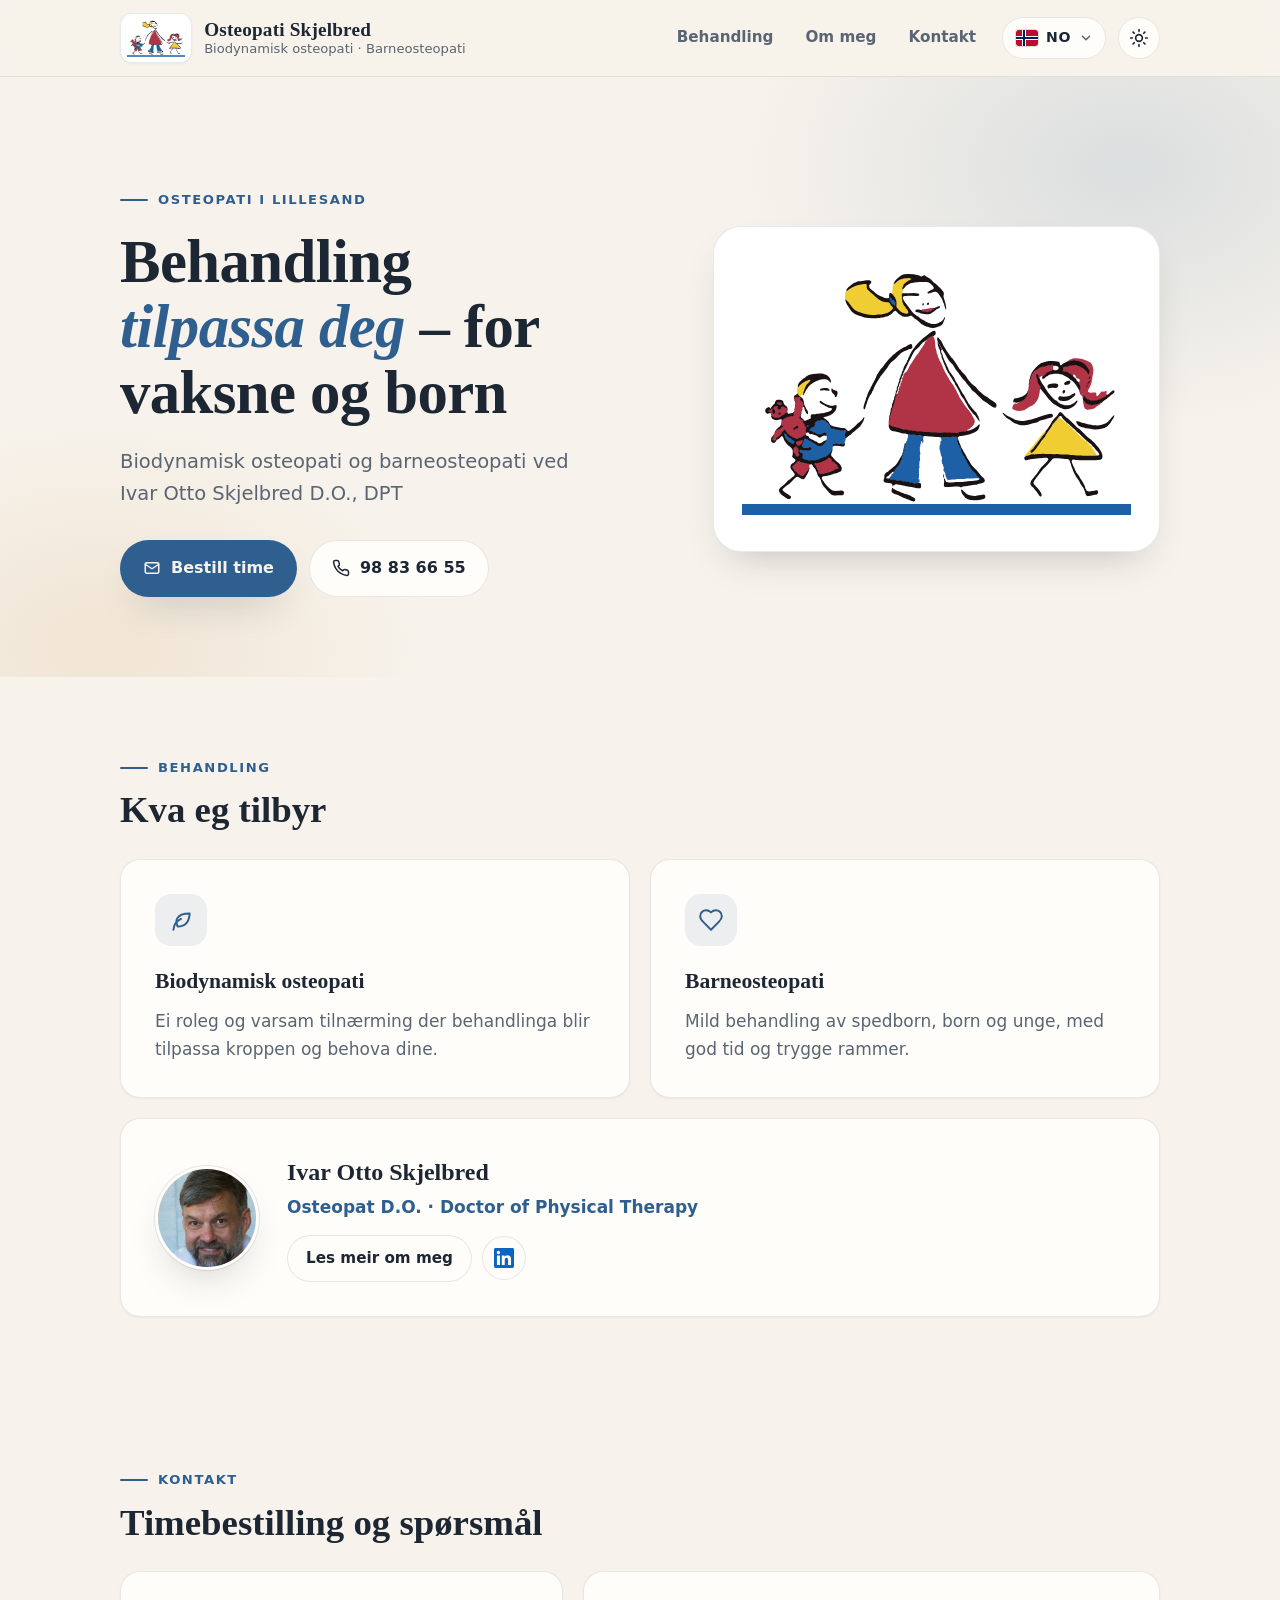
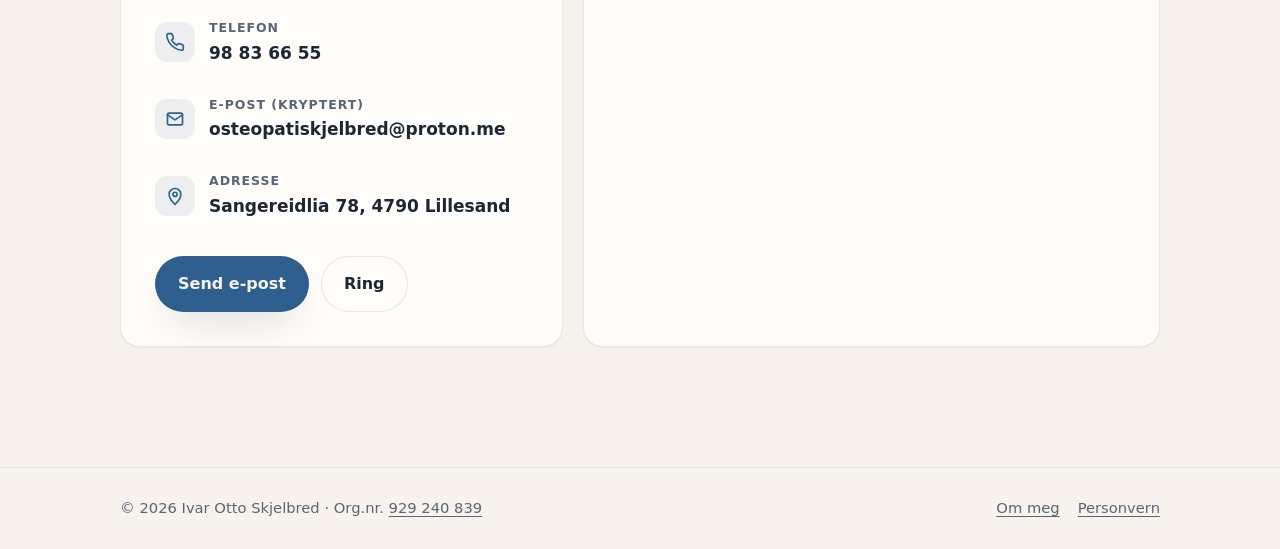
<file: index.html>
<!DOCTYPE html>
<html lang="nn">
<head>
  <meta charset="UTF-8" />
  <meta name="viewport" content="width=device-width, initial-scale=1.0" />
  <title data-i18n="index.title">Osteopati Skjelbred – Biodynamisk osteopati i Lillesand</title>

  <meta name="description" content="Osteopati i Lillesand. Biodynamisk osteopati og barneosteopati – behandling tilpassa deg. Ivar Otto Skjelbred, Osteopat D.O." data-i18n-attr="content:index.description" />
  <meta name="color-scheme" content="light dark" />
  <meta name="theme-color" content="#f7f3ec" media="(prefers-color-scheme: light)" />
  <meta name="theme-color" content="#12161b" media="(prefers-color-scheme: dark)" />

  <meta property="og:title" content="Osteopati Skjelbred – Biodynamisk osteopati i Lillesand" />
  <meta property="og:description" content="Biodynamisk osteopati og barneosteopati – behandling tilpassa deg." />
  <meta property="og:type" content="website" />
  <meta property="og:locale" content="nn_NO" />
  <meta property="og:site_name" content="Osteopati Skjelbred" />
  <meta property="og:url" content="https://osteopati-skjelbred.no/" />
  <meta property="og:image" content="https://osteopati-skjelbred.no/logo.png" />
  <meta property="og:image:width" content="1200" />
  <meta property="og:image:height" content="630" />
  <meta name="twitter:card" content="summary_large_image" />

  <link rel="canonical" href="https://osteopati-skjelbred.no/" />

  <link rel="icon" href="logo.svg" type="image/svg+xml" />
  <link rel="apple-touch-icon" href="apple-touch-icon.png" />
  <link rel="stylesheet" href="style.css" />
  <script>
    // Theme and language are decided before the page is drawn; site.js does the rest.
    (function (d) {
      var L = ['nn', 'en', 'de'], l = null, s = null, t = null;
      try { t = localStorage.getItem('theme'); s = localStorage.getItem('lang'); } catch (e) {}
      if (t === 'dark' || t === 'light') d.setAttribute('data-theme', t);
      try { l = new URLSearchParams(location.search).get('lang'); } catch (e) {}
      if (L.indexOf(l) < 0) l = L.indexOf(s) < 0 ? null : s;
      if (!l) {
        // Norwegian is the default; only German browsers switch automatically.
        var n = (navigator.languages && navigator.languages.length ? navigator.languages : [navigator.language || ''])
          .map(function (x) { return String(x).slice(0, 2).toLowerCase(); });
        var no = n.some(function (c) { return c === 'nb' || c === 'nn' || c === 'no'; });
        l = !no && n.indexOf('de') >= 0 ? 'de' : 'nn';
      }
      d.setAttribute('data-lang', l);
      if (l !== 'nn') {
        d.lang = l;
        d.classList.add('i18n-wait');
        setTimeout(function () { d.classList.remove('i18n-wait'); }, 2500);
      }
    })(document.documentElement);
  </script>
  <script src="i18n.js" defer></script>
  <script src="site.js" defer></script>

  <script type="application/ld+json">
  {
    "@context": "https://schema.org",
    "@type": "HealthBusiness",
    "@id": "https://osteopati-skjelbred.no/#business",
    "name": "Osteopati Skjelbred",
    "description": "Biodynamisk osteopati og barneosteopati i Lillesand",
    "url": "https://osteopati-skjelbred.no/",
    "logo": "https://osteopati-skjelbred.no/logo.png",
    "image": "https://osteopati-skjelbred.no/logo.png",
    "telephone": "+4798836655",
    "email": "osteopatiskjelbred@proton.me",
    "availableLanguage": ["nn", "en", "de"],
    "address": {
      "@type": "PostalAddress",
      "streetAddress": "Sangereidlia 78",
      "postalCode": "4790",
      "addressLocality": "Lillesand",
      "addressRegion": "Agder",
      "addressCountry": "NO"
    },
    "geo": {
      "@type": "GeoCoordinates",
      "latitude": 58.250129,
      "longitude": 8.377259
    },
    "hasMap": "https://www.google.com/maps/search/?api=1&query=Sangereidlia+78,+4790+Lillesand",
    "areaServed": [
      { "@type": "City", "name": "Lillesand" },
      { "@type": "City", "name": "Kristiansand" },
      { "@type": "City", "name": "Grimstad" },
      { "@type": "AdministrativeArea", "name": "Agder" }
    ],
    "identifier": {
      "@type": "PropertyValue",
      "propertyID": "Organisasjonsnummer",
      "value": "929240839"
    },
    "founder": {
      "@type": "Person",
      "@id": "https://osteopati-skjelbred.no/om-meg#person",
      "name": "Ivar Otto Skjelbred",
      "jobTitle": "Osteopat D.O.",
      "url": "https://osteopati-skjelbred.no/om-meg",
      "image": "https://osteopati-skjelbred.no/ivar-otto-skjelbred.jpg",
      "sameAs": ["https://no.linkedin.com/in/dr-ivar-skjelbred-do-20038510"]
    }
  }
  </script>
</head>

<body>
  <a class="skip-link" href="#main-content" data-i18n="skip">Hopp til innhald</a>

  <header class="site-header">
    <div class="container header-inner">
      <a class="brand" href="index.html" aria-label="Til framsida – Osteopati Skjelbred" data-i18n-attr="aria-label:brand.home">
        <span class="logo-tile"><img src="logo.svg" alt="" width="58" height="40" /></span>
        <span class="brand-text">
          <span class="brand-name">Osteopati Skjelbred</span>
          <span class="brand-tagline" data-i18n="brand.tagline">Biodynamisk osteopati · Barneosteopati</span>
        </span>
      </a>

      <nav class="nav" id="nav" aria-label="Hovudmeny" data-i18n-attr="aria-label:nav.label">
        <a href="#behandling" data-i18n="nav.treatment">Behandling</a>
        <a href="om-meg.html" data-i18n="nav.about">Om meg</a>
        <a href="#kontakt" data-i18n="nav.contact">Kontakt</a>
      </nav>

      <div class="lang-switch">
        <button class="lang-btn" id="lang-btn" type="button" aria-expanded="false" aria-controls="lang-menu" aria-label="Vel språk" data-i18n-attr="aria-label:lang.choose">
          <span class="flag flag-nn" aria-hidden="true"></span>
          <span class="lang-code">NO</span>
          <svg class="chev" viewBox="0 0 24 24" fill="none" stroke="currentColor" stroke-width="2.5" stroke-linecap="round" stroke-linejoin="round" aria-hidden="true"><path d="m6 9 6 6 6-6"/></svg>
        </button>
        <ul class="lang-menu" id="lang-menu" hidden>
          <li><a href="?lang=nn" hreflang="nn" lang="nn" data-set-lang="nn"><span class="flag flag-nn" aria-hidden="true"></span>Norsk</a></li>
          <li><a href="?lang=en" hreflang="en" lang="en" data-set-lang="en"><span class="flag flag-en" aria-hidden="true"></span>English</a></li>
          <li><a href="?lang=de" hreflang="de" lang="de" data-set-lang="de"><span class="flag flag-de" aria-hidden="true"></span>Deutsch</a></li>
        </ul>
      </div>

      <button class="theme-btn" id="theme-btn" type="button" aria-label="Byt mellom lys og mørk modus" data-i18n-attr="aria-label:theme.toggle">
        <svg class="sun" viewBox="0 0 24 24" fill="none" stroke="currentColor" stroke-width="2" stroke-linecap="round" aria-hidden="true"><circle cx="12" cy="12" r="4"/><path d="M12 2v2M12 20v2M4.93 4.93l1.41 1.41M17.66 17.66l1.41 1.41M2 12h2M20 12h2M4.93 19.07l1.41-1.41M17.66 6.34l1.41-1.41"/></svg>
        <svg class="moon" viewBox="0 0 24 24" fill="none" stroke="currentColor" stroke-width="2" stroke-linecap="round" stroke-linejoin="round" aria-hidden="true"><path d="M21 12.8A9 9 0 1 1 11.2 3a7 7 0 0 0 9.8 9.8z"/></svg>
      </button>

      <button class="menu-btn" id="menu-btn" type="button" aria-expanded="false" aria-controls="nav" aria-label="Opne meny">
        <svg viewBox="0 0 24 24" fill="none" stroke="currentColor" stroke-width="2" stroke-linecap="round" aria-hidden="true"><path d="M4 7h16M4 12h16M4 17h16"/></svg>
      </button>
    </div>
  </header>

  <main id="main-content">

    <section class="hero">
      <div class="container hero-grid">
        <div>
          <span class="eyebrow" data-i18n="index.eyebrow">Osteopati i Lillesand</span>
          <h1 data-i18n="index.h1">Behandling <em>tilpassa deg</em> – for vaksne og born</h1>
          <p class="lead" data-i18n="index.lead">Biodynamisk osteopati og barneosteopati ved <span class="lead-name">Ivar Otto Skjelbred D.O., DPT</span></p>
          <div class="actions">
            <a href="mailto:osteopatiskjelbred@proton.me" class="btn btn-primary">
              <svg viewBox="0 0 24 24" fill="none" stroke="currentColor" stroke-width="2" stroke-linecap="round" stroke-linejoin="round" aria-hidden="true"><rect x="3" y="5" width="18" height="14" rx="2"/><path d="m3 7 9 6 9-6"/></svg>
              <span data-i18n="cta.book">Bestill time</span>
            </a>
            <a href="tel:+4798836655" class="btn btn-ghost">
              <svg viewBox="0 0 24 24" fill="none" stroke="currentColor" stroke-width="2" stroke-linecap="round" stroke-linejoin="round" aria-hidden="true"><path d="M22 16.9v3a2 2 0 0 1-2.2 2 19.8 19.8 0 0 1-8.6-3.1 19.5 19.5 0 0 1-6-6A19.8 19.8 0 0 1 2.1 4.2 2 2 0 0 1 4.1 2h3a2 2 0 0 1 2 1.7c.1.9.4 1.8.7 2.7a2 2 0 0 1-.5 2.1L8 9.8a16 16 0 0 0 6 6l1.3-1.3a2 2 0 0 1 2.1-.4c.9.3 1.8.6 2.7.7a2 2 0 0 1 1.7 2z"/></svg>
              <span data-i18n="phone">98 83 66 55</span>
            </a>
          </div>
        </div>
        <div class="hero-art">
          <img src="logo.svg" alt="Teikning av ein vaksen som held to born i handa" data-i18n-attr="alt:index.heroAlt" width="811" height="558" />
        </div>
      </div>
    </section>

    <section id="behandling" class="section" aria-labelledby="behandling-title">
      <div class="container">
        <div class="section-head">
          <span class="eyebrow" data-i18n="nav.treatment">Behandling</span>
          <h2 id="behandling-title" data-i18n="index.servicesTitle">Kva eg tilbyr</h2>
        </div>
        <div class="services">
          <article class="card service">
            <div class="icon-wrap">
              <svg viewBox="0 0 24 24" fill="none" stroke="currentColor" stroke-width="1.8" stroke-linecap="round" stroke-linejoin="round" aria-hidden="true"><path d="M5 21c.5-4.5 2.5-8 7-10"/><path d="M9 18c6.2 0 10.5-3.3 11-12-5 0-9.5.8-11.5 4.5C6.7 13.8 9 18 9 18z"/></svg>
            </div>
            <h3 data-i18n="service.biodynamic">Biodynamisk osteopati</h3>
            <p data-i18n="index.biodynamicText">Ei roleg og varsam tilnærming der behandlinga blir tilpassa kroppen og behova dine.</p>
          </article>
          <article class="card service">
            <div class="icon-wrap">
              <svg viewBox="0 0 24 24" fill="none" stroke="currentColor" stroke-width="1.8" stroke-linecap="round" stroke-linejoin="round" aria-hidden="true"><path d="M19 14c1.5-1.5 3-3.2 3-5.5A5.5 5.5 0 0 0 16.5 3c-1.8 0-3 .5-4.5 2-1.5-1.5-2.7-2-4.5-2A5.5 5.5 0 0 0 2 8.5c0 2.3 1.5 4 3 5.5l7 7z"/></svg>
            </div>
            <h3 data-i18n="service.children">Barneosteopati</h3>
            <p data-i18n="index.childrenText">Mild behandling av spedborn, born og unge, med god tid og trygge rammer.</p>
          </article>
        </div>

        <div class="card about">
          <img class="portrait" src="ivar-otto-skjelbred.jpg" alt="Portrett av Ivar Otto Skjelbred" data-i18n-attr="alt:portrait.alt" width="104" height="104" loading="lazy" />
          <div>
            <h3>Ivar Otto Skjelbred</h3>
            <p class="role" data-i18n="index.role">Osteopat D.O. · Doctor of Physical Therapy</p>
            <div class="inline-actions">
              <a href="om-meg.html" class="btn btn-ghost btn-sm" data-i18n="index.readMore">Les meir om meg</a>
              <a href="https://no.linkedin.com/in/dr-ivar-skjelbred-do-20038510"
                 target="_blank" rel="noopener noreferrer" class="icon-link"
                 aria-label="LinkedIn-profil for Ivar Otto Skjelbred (nytt vindauge)" data-i18n-attr="aria-label:index.linkedin">
                <svg viewBox="0 0 24 24" fill="#0A66C2" aria-hidden="true"><path d="M20.447 20.452h-3.554v-5.569c0-1.328-.027-3.037-1.852-3.037-1.853 0-2.136 1.445-2.136 2.939v5.667H9.351V9h3.414v1.561h.046c.477-.9 1.637-1.85 3.37-1.85 3.601 0 4.267 2.37 4.267 5.455v6.286zM5.337 7.433a2.062 2.062 0 01-2.063-2.065 2.064 2.064 0 112.063 2.065zm1.782 13.019H3.555V9h3.564v11.452zM22.225 0H1.771C.792 0 0 .774 0 1.729v20.542C0 23.227.792 24 1.771 24h20.451C23.2 24 24 23.227 24 22.271V1.729C24 .774 23.2 0 22.222 0h.003z"/></svg>
              </a>
            </div>
          </div>
        </div>
      </div>
    </section>

    <section id="kontakt" class="section" aria-labelledby="kontakt-title">
      <div class="container">
        <div class="section-head">
          <span class="eyebrow" data-i18n="nav.contact">Kontakt</span>
          <h2 id="kontakt-title" data-i18n="index.contactTitle">Timebestilling og spørsmål</h2>
        </div>

        <div class="contact-grid">
          <div class="card contact-card">
            <ul class="contact-list">
              <li>
                <a href="tel:+4798836655">
                  <span class="ic"><svg viewBox="0 0 24 24" fill="none" stroke="currentColor" stroke-width="2" stroke-linecap="round" stroke-linejoin="round" aria-hidden="true"><path d="M22 16.9v3a2 2 0 0 1-2.2 2 19.8 19.8 0 0 1-8.6-3.1 19.5 19.5 0 0 1-6-6A19.8 19.8 0 0 1 2.1 4.2 2 2 0 0 1 4.1 2h3a2 2 0 0 1 2 1.7c.1.9.4 1.8.7 2.7a2 2 0 0 1-.5 2.1L8 9.8a16 16 0 0 0 6 6l1.3-1.3a2 2 0 0 1 2.1-.4c.9.3 1.8.6 2.7.7a2 2 0 0 1 1.7 2z"/></svg></span>
                  <span><small data-i18n="contact.phone">Telefon</small><strong data-i18n="phone">98 83 66 55</strong></span>
                </a>
              </li>
              <li>
                <a href="mailto:osteopatiskjelbred@proton.me">
                  <span class="ic"><svg viewBox="0 0 24 24" fill="none" stroke="currentColor" stroke-width="2" stroke-linecap="round" stroke-linejoin="round" aria-hidden="true"><rect x="3" y="5" width="18" height="14" rx="2"/><path d="m3 7 9 6 9-6"/></svg></span>
                  <span><small data-i18n="contact.email">E-post (kryptert)</small><strong>osteopatiskjelbred@proton.me</strong></span>
                </a>
              </li>
              <li>
                <a href="https://www.google.com/maps/search/?api=1&amp;query=Sangereidlia+78,+4790+Lillesand"
                   target="_blank" rel="noopener noreferrer"
                   aria-label="Adresse: Sangereidlia 78, 4790 Lillesand – opne i Google Maps (nytt vindauge)" data-i18n-attr="aria-label:contact.mapLink">
                  <span class="ic"><svg viewBox="0 0 24 24" fill="none" stroke="currentColor" stroke-width="2" stroke-linecap="round" stroke-linejoin="round" aria-hidden="true"><path d="M12 22s7-6.2 7-12a7 7 0 0 0-14 0c0 5.8 7 12 7 12z"/><circle cx="12" cy="10" r="2.5"/></svg></span>
                  <span><small data-i18n="contact.address">Adresse</small><strong data-i18n="contact.addressText">Sangereidlia 78, 4790 Lillesand</strong></span>
                </a>
              </li>
            </ul>
            <div class="actions">
              <a href="mailto:osteopatiskjelbred@proton.me" class="btn btn-primary" data-i18n="cta.email">Send e-post</a>
              <a href="tel:+4798836655" class="btn btn-ghost" data-i18n="cta.call">Ring</a>
            </div>
          </div>

          <div class="card map-card">
            <iframe
              class="map-frame"
              title="Kart som viser Sangereidlia 78, 4790 Lillesand"
              data-i18n-attr="title:contact.mapTitle"
              loading="lazy"
              referrerpolicy="no-referrer-when-downgrade"
              src="https://www.google.com/maps/embed?pb=!1m18!1m12!1m3!1d1958.8391826365336!2d8.377259!3d58.250129!2m3!1f0!2f0!3f0!3m2!1i1024!2i768!4f13.1!3m3!1m2!1s0x46380a7c9b91a02b%3A0x486c012a4d9d7a45!2sSangereidlia%2078%2C%204790%20Lillesand!5e0!3m2!1sen!2sno!4v1684596718539!5m2!1sen!2sno"
              allowfullscreen>
            </iframe>
          </div>
        </div>
      </div>
    </section>

  </main>

  <footer>
    <div class="container footer-inner">
      <p><span data-i18n="footer.copy">&copy; 2026 Ivar Otto Skjelbred · Org.nr.</span>
        <a href="https://w2.brreg.no/enhet/sok/detalj.jsp?orgnr=929240839" target="_blank" rel="noopener noreferrer">929 240 839</a>
      </p>
      <p class="footer-links"><a href="om-meg.html" data-i18n="nav.about">Om meg</a><a href="personvern.html" data-i18n="nav.privacy">Personvern</a></p>
    </div>
  </footer>
</body>
</html>
</file>
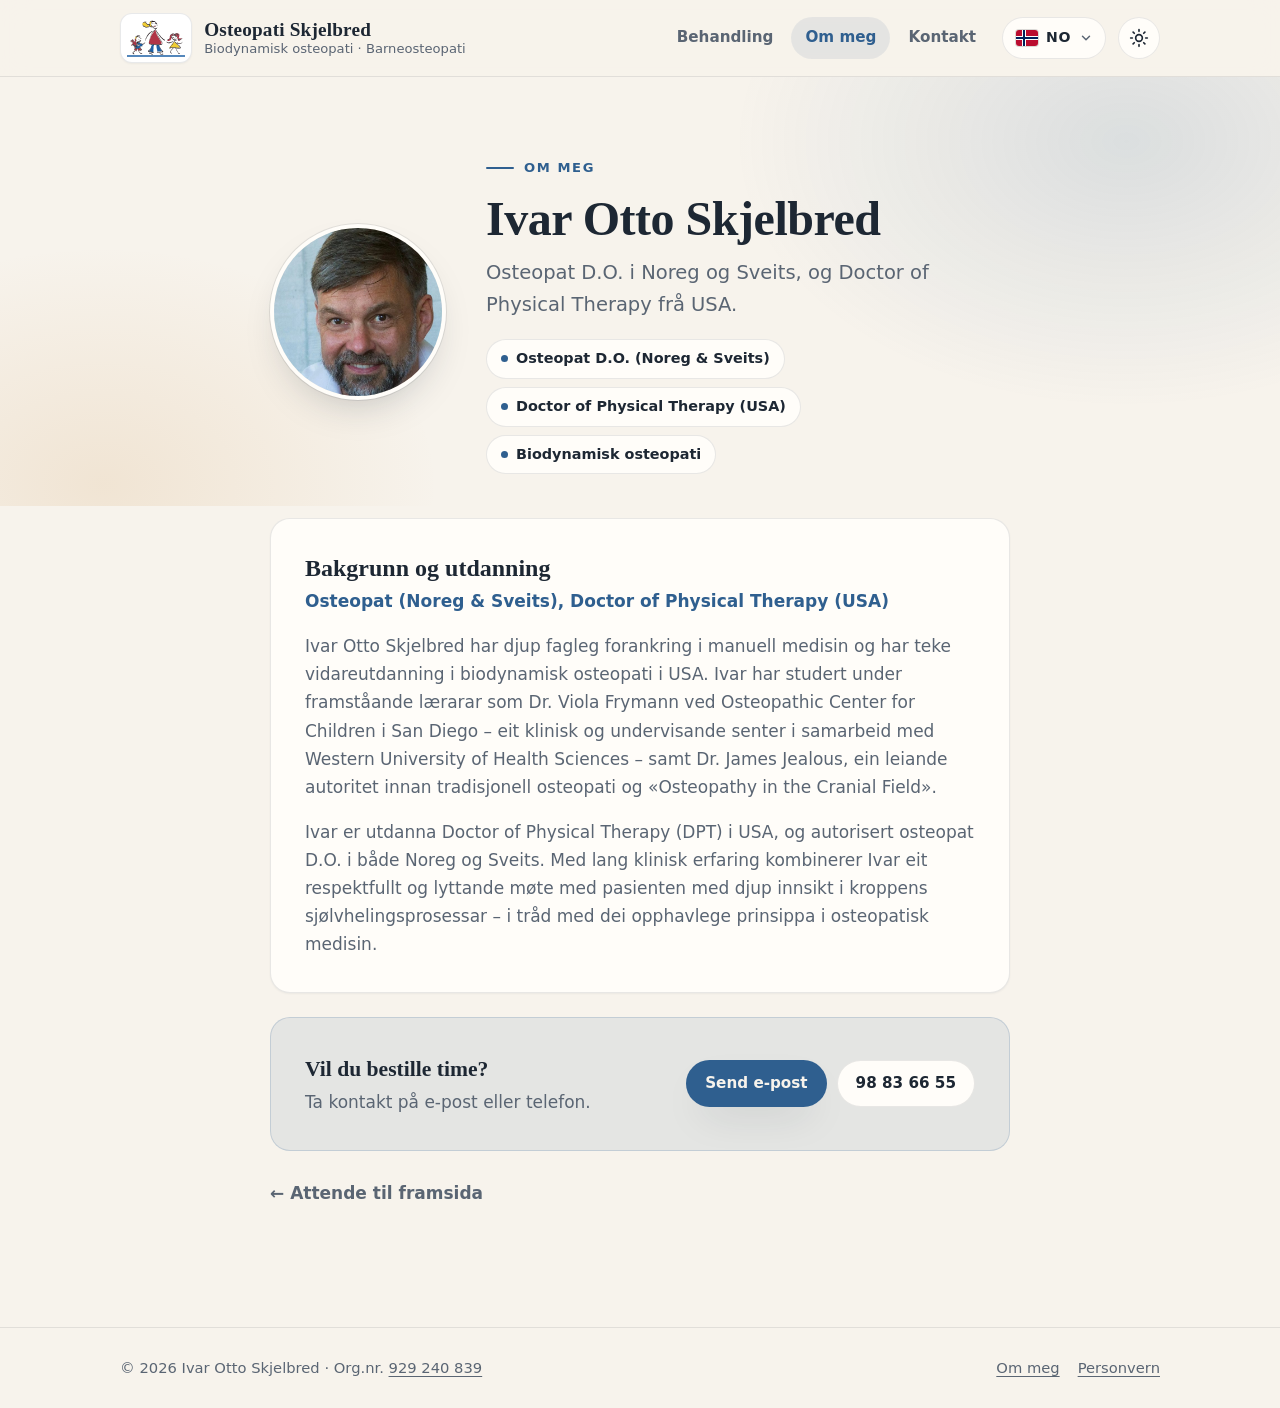
<file: om-meg.html>
<!DOCTYPE html>
<html lang="nn">
<head>
  <meta charset="UTF-8" />
  <meta name="viewport" content="width=device-width, initial-scale=1.0" />
  <title data-i18n="about.title">Om meg – Ivar Otto Skjelbred | Osteopati Skjelbred</title>

  <meta name="description" content="Om Ivar Otto Skjelbred – bakgrunn, utdanning og erfaring." data-i18n-attr="content:about.description" />
  <meta name="color-scheme" content="light dark" />
  <meta name="theme-color" content="#f7f3ec" media="(prefers-color-scheme: light)" />
  <meta name="theme-color" content="#12161b" media="(prefers-color-scheme: dark)" />

  <link rel="canonical" href="https://osteopati-skjelbred.no/om-meg" />
  <meta property="og:title" content="Om meg – Ivar Otto Skjelbred | Osteopati Skjelbred" />
  <meta property="og:description" content="Om Ivar Otto Skjelbred – bakgrunn, utdanning og erfaring." />
  <meta property="og:type" content="website" />
  <meta property="og:locale" content="nn_NO" />
  <meta property="og:site_name" content="Osteopati Skjelbred" />
  <meta property="og:url" content="https://osteopati-skjelbred.no/om-meg" />
  <meta property="og:image" content="https://osteopati-skjelbred.no/logo.png" />
  <meta property="og:image:width" content="1200" />
  <meta property="og:image:height" content="630" />
  <meta name="twitter:card" content="summary_large_image" />

  <link rel="icon" href="logo.svg" type="image/svg+xml" />
  <link rel="apple-touch-icon" href="apple-touch-icon.png" />
  <link rel="stylesheet" href="style.css" />
  <script>
    // Theme and language are decided before the page is drawn; site.js does the rest.
    (function (d) {
      var L = ['nn', 'en', 'de'], l = null, s = null, t = null;
      try { t = localStorage.getItem('theme'); s = localStorage.getItem('lang'); } catch (e) {}
      if (t === 'dark' || t === 'light') d.setAttribute('data-theme', t);
      try { l = new URLSearchParams(location.search).get('lang'); } catch (e) {}
      if (L.indexOf(l) < 0) l = L.indexOf(s) < 0 ? null : s;
      if (!l) {
        // Norwegian is the default; only German browsers switch automatically.
        var n = (navigator.languages && navigator.languages.length ? navigator.languages : [navigator.language || ''])
          .map(function (x) { return String(x).slice(0, 2).toLowerCase(); });
        var no = n.some(function (c) { return c === 'nb' || c === 'nn' || c === 'no'; });
        l = !no && n.indexOf('de') >= 0 ? 'de' : 'nn';
      }
      d.setAttribute('data-lang', l);
      if (l !== 'nn') {
        d.lang = l;
        d.classList.add('i18n-wait');
        setTimeout(function () { d.classList.remove('i18n-wait'); }, 2500);
      }
    })(document.documentElement);
  </script>
  <script src="i18n.js" defer></script>
  <script src="site.js" defer></script>
</head>

<body>
  <a class="skip-link" href="#main-content" data-i18n="skip">Hopp til innhald</a>

  <header class="site-header">
    <div class="container header-inner">
      <a class="brand" href="index.html" aria-label="Til framsida – Osteopati Skjelbred" data-i18n-attr="aria-label:brand.home">
        <span class="logo-tile"><img src="logo.svg" alt="" width="58" height="40" /></span>
        <span class="brand-text">
          <span class="brand-name">Osteopati Skjelbred</span>
          <span class="brand-tagline" data-i18n="brand.tagline">Biodynamisk osteopati · Barneosteopati</span>
        </span>
      </a>

      <nav class="nav" id="nav" aria-label="Hovudmeny" data-i18n-attr="aria-label:nav.label">
        <a href="index.html#behandling" data-i18n="nav.treatment">Behandling</a>
        <a href="om-meg.html" aria-current="page" data-i18n="nav.about">Om meg</a>
        <a href="index.html#kontakt" data-i18n="nav.contact">Kontakt</a>
      </nav>

      <div class="lang-switch">
        <button class="lang-btn" id="lang-btn" type="button" aria-expanded="false" aria-controls="lang-menu" aria-label="Vel språk" data-i18n-attr="aria-label:lang.choose">
          <span class="flag flag-nn" aria-hidden="true"></span>
          <span class="lang-code">NO</span>
          <svg class="chev" viewBox="0 0 24 24" fill="none" stroke="currentColor" stroke-width="2.5" stroke-linecap="round" stroke-linejoin="round" aria-hidden="true"><path d="m6 9 6 6 6-6"/></svg>
        </button>
        <ul class="lang-menu" id="lang-menu" hidden>
          <li><a href="?lang=nn" hreflang="nn" lang="nn" data-set-lang="nn"><span class="flag flag-nn" aria-hidden="true"></span>Norsk</a></li>
          <li><a href="?lang=en" hreflang="en" lang="en" data-set-lang="en"><span class="flag flag-en" aria-hidden="true"></span>English</a></li>
          <li><a href="?lang=de" hreflang="de" lang="de" data-set-lang="de"><span class="flag flag-de" aria-hidden="true"></span>Deutsch</a></li>
        </ul>
      </div>

      <button class="theme-btn" id="theme-btn" type="button" aria-label="Byt mellom lys og mørk modus" data-i18n-attr="aria-label:theme.toggle">
        <svg class="sun" viewBox="0 0 24 24" fill="none" stroke="currentColor" stroke-width="2" stroke-linecap="round" aria-hidden="true"><circle cx="12" cy="12" r="4"/><path d="M12 2v2M12 20v2M4.93 4.93l1.41 1.41M17.66 17.66l1.41 1.41M2 12h2M20 12h2M4.93 19.07l1.41-1.41M17.66 6.34l1.41-1.41"/></svg>
        <svg class="moon" viewBox="0 0 24 24" fill="none" stroke="currentColor" stroke-width="2" stroke-linecap="round" stroke-linejoin="round" aria-hidden="true"><path d="M21 12.8A9 9 0 1 1 11.2 3a7 7 0 0 0 9.8 9.8z"/></svg>
      </button>

      <button class="menu-btn" id="menu-btn" type="button" aria-expanded="false" aria-controls="nav" aria-label="Opne meny">
        <svg viewBox="0 0 24 24" fill="none" stroke="currentColor" stroke-width="2" stroke-linecap="round" aria-hidden="true"><path d="M4 7h16M4 12h16M4 17h16"/></svg>
      </button>
    </div>
  </header>

  <main id="main-content">

    <section class="page-hero">
      <div class="container narrow profile">
        <img class="portrait portrait-lg" src="ivar-otto-skjelbred.jpg" alt="Portrett av Ivar Otto Skjelbred" data-i18n-attr="alt:portrait.alt" width="176" height="176" />
        <div>
          <span class="eyebrow" data-i18n="nav.about">Om meg</span>
          <h1>Ivar Otto Skjelbred</h1>
          <p class="lead" data-i18n="about.lead">Osteopat D.O. i Noreg og Sveits, og Doctor of Physical Therapy frå USA.</p>
          <div class="credentials">
            <span class="chip" data-i18n="about.chipDO">Osteopat D.O. (Noreg &amp; Sveits)</span>
            <span class="chip">Doctor of Physical Therapy (USA)</span>
            <span class="chip" data-i18n="service.biodynamic">Biodynamisk osteopati</span>
          </div>
        </div>
      </div>
    </section>

    <section class="section" style="padding-top: 12px;">
      <div class="container narrow">

        <article class="card prose">
          <div>
            <h2 data-i18n="about.bgTitle">Bakgrunn og utdanning</h2>
            <p class="sub" data-i18n="about.bgSub">Osteopat (Noreg &amp; Sveits), Doctor of Physical Therapy (USA)</p>
          </div>
          <p data-i18n="about.p1">
            Ivar Otto Skjelbred har djup fagleg forankring i manuell medisin og har teke vidareutdanning i biodynamisk osteopati i USA.
            Ivar har studert under framståande lærarar som Dr. Viola Frymann ved Osteopathic Center for Children i San Diego – eit klinisk og
            undervisande senter i samarbeid med Western University of Health Sciences – samt Dr. James Jealous, ein leiande autoritet innan
            tradisjonell osteopati og «Osteopathy in the Cranial Field».
          </p>
          <p data-i18n="about.p2">
            Ivar er utdanna Doctor of Physical Therapy (DPT) i USA, og autorisert osteopat D.O. i både Noreg og Sveits. Med lang klinisk
            erfaring kombinerer Ivar eit respektfullt og lyttande møte med pasienten med djup innsikt i kroppens sjølvhelingsprosessar – i tråd
            med dei opphavlege prinsippa i osteopatisk medisin.
          </p>
        </article>

        <div class="card cta-card">
          <div>
            <h2 data-i18n="about.ctaTitle">Vil du bestille time?</h2>
            <p data-i18n="about.ctaText">Ta kontakt på e-post eller telefon.</p>
          </div>
          <div class="inline-actions">
            <a href="mailto:osteopatiskjelbred@proton.me" class="btn btn-primary btn-sm" data-i18n="cta.email">Send e-post</a>
            <a href="tel:+4798836655" class="btn btn-ghost btn-sm" data-i18n="phone">98 83 66 55</a>
          </div>
        </div>

        <a href="index.html" class="back-link" data-i18n="back">&larr; Attende til framsida</a>
      </div>
    </section>

  </main>

  <footer>
    <div class="container footer-inner">
      <p><span data-i18n="footer.copy">&copy; 2026 Ivar Otto Skjelbred · Org.nr.</span>
        <a href="https://w2.brreg.no/enhet/sok/detalj.jsp?orgnr=929240839" target="_blank" rel="noopener noreferrer">929 240 839</a>
      </p>
      <p class="footer-links"><a href="om-meg.html" data-i18n="nav.about">Om meg</a><a href="personvern.html" data-i18n="nav.privacy">Personvern</a></p>
    </div>
  </footer>
</body>
</html>
</file>
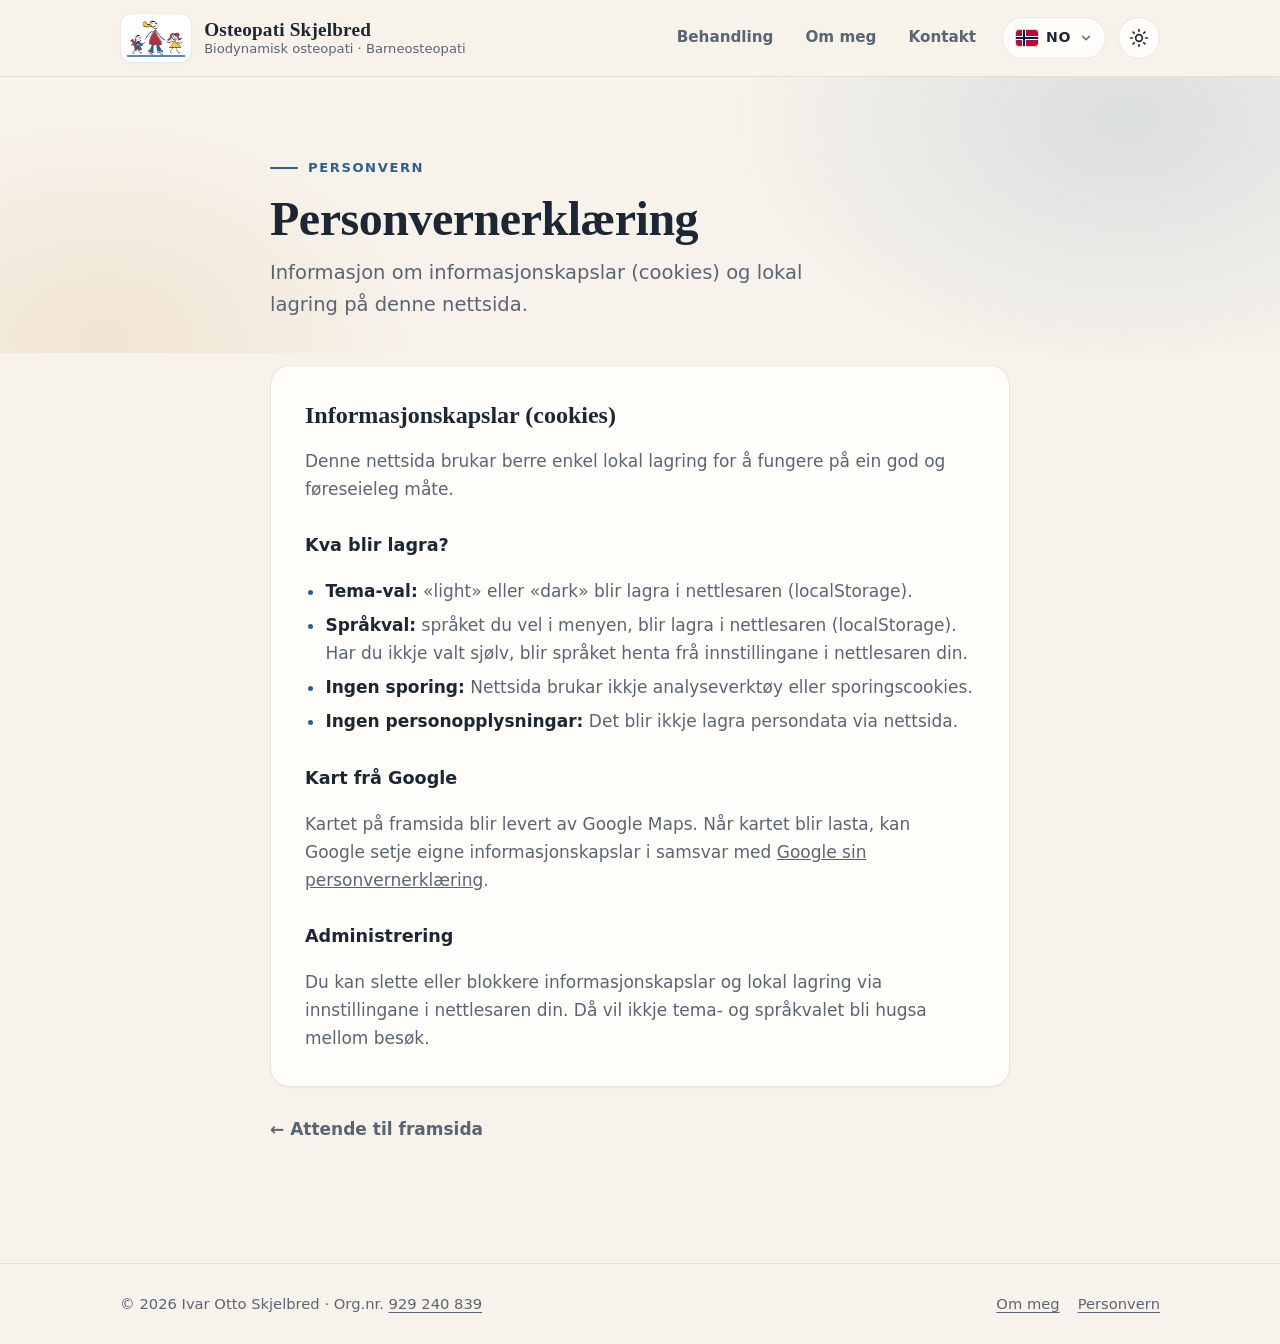
<file: personvern.html>
<!DOCTYPE html>
<html lang="nn">
<head>
  <meta charset="UTF-8" />
  <meta name="viewport" content="width=device-width, initial-scale=1.0" />
  <title data-i18n="privacy.title">Personvern – Osteopati Skjelbred</title>

  <meta name="description" content="Personvernerklæring for Osteopati Skjelbred. Informasjon om informasjonskapslar (cookies)." data-i18n-attr="content:privacy.description" />
  <meta name="color-scheme" content="light dark" />
  <meta name="theme-color" content="#f7f3ec" media="(prefers-color-scheme: light)" />
  <meta name="theme-color" content="#12161b" media="(prefers-color-scheme: dark)" />

  <link rel="canonical" href="https://osteopati-skjelbred.no/personvern" />
  <meta property="og:title" content="Personvern – Osteopati Skjelbred" />
  <meta property="og:description" content="Personvernerklæring for Osteopati Skjelbred. Informasjon om informasjonskapslar (cookies)." />
  <meta property="og:type" content="website" />
  <meta property="og:locale" content="nn_NO" />
  <meta property="og:site_name" content="Osteopati Skjelbred" />
  <meta property="og:url" content="https://osteopati-skjelbred.no/personvern" />
  <meta property="og:image" content="https://osteopati-skjelbred.no/logo.png" />
  <meta property="og:image:width" content="1200" />
  <meta property="og:image:height" content="630" />
  <meta name="twitter:card" content="summary_large_image" />

  <link rel="icon" href="logo.svg" type="image/svg+xml" />
  <link rel="apple-touch-icon" href="apple-touch-icon.png" />
  <link rel="stylesheet" href="style.css" />
  <script>
    // Theme and language are decided before the page is drawn; site.js does the rest.
    (function (d) {
      var L = ['nn', 'en', 'de'], l = null, s = null, t = null;
      try { t = localStorage.getItem('theme'); s = localStorage.getItem('lang'); } catch (e) {}
      if (t === 'dark' || t === 'light') d.setAttribute('data-theme', t);
      try { l = new URLSearchParams(location.search).get('lang'); } catch (e) {}
      if (L.indexOf(l) < 0) l = L.indexOf(s) < 0 ? null : s;
      if (!l) {
        // Norwegian is the default; only German browsers switch automatically.
        var n = (navigator.languages && navigator.languages.length ? navigator.languages : [navigator.language || ''])
          .map(function (x) { return String(x).slice(0, 2).toLowerCase(); });
        var no = n.some(function (c) { return c === 'nb' || c === 'nn' || c === 'no'; });
        l = !no && n.indexOf('de') >= 0 ? 'de' : 'nn';
      }
      d.setAttribute('data-lang', l);
      if (l !== 'nn') {
        d.lang = l;
        d.classList.add('i18n-wait');
        setTimeout(function () { d.classList.remove('i18n-wait'); }, 2500);
      }
    })(document.documentElement);
  </script>
  <script src="i18n.js" defer></script>
  <script src="site.js" defer></script>
</head>

<body>
  <a class="skip-link" href="#main-content" data-i18n="skip">Hopp til innhald</a>

  <header class="site-header">
    <div class="container header-inner">
      <a class="brand" href="index.html" aria-label="Til framsida – Osteopati Skjelbred" data-i18n-attr="aria-label:brand.home">
        <span class="logo-tile"><img src="logo.svg" alt="" width="58" height="40" /></span>
        <span class="brand-text">
          <span class="brand-name">Osteopati Skjelbred</span>
          <span class="brand-tagline" data-i18n="brand.tagline">Biodynamisk osteopati · Barneosteopati</span>
        </span>
      </a>

      <nav class="nav" id="nav" aria-label="Hovudmeny" data-i18n-attr="aria-label:nav.label">
        <a href="index.html#behandling" data-i18n="nav.treatment">Behandling</a>
        <a href="om-meg.html" data-i18n="nav.about">Om meg</a>
        <a href="index.html#kontakt" data-i18n="nav.contact">Kontakt</a>
      </nav>

      <div class="lang-switch">
        <button class="lang-btn" id="lang-btn" type="button" aria-expanded="false" aria-controls="lang-menu" aria-label="Vel språk" data-i18n-attr="aria-label:lang.choose">
          <span class="flag flag-nn" aria-hidden="true"></span>
          <span class="lang-code">NO</span>
          <svg class="chev" viewBox="0 0 24 24" fill="none" stroke="currentColor" stroke-width="2.5" stroke-linecap="round" stroke-linejoin="round" aria-hidden="true"><path d="m6 9 6 6 6-6"/></svg>
        </button>
        <ul class="lang-menu" id="lang-menu" hidden>
          <li><a href="?lang=nn" hreflang="nn" lang="nn" data-set-lang="nn"><span class="flag flag-nn" aria-hidden="true"></span>Norsk</a></li>
          <li><a href="?lang=en" hreflang="en" lang="en" data-set-lang="en"><span class="flag flag-en" aria-hidden="true"></span>English</a></li>
          <li><a href="?lang=de" hreflang="de" lang="de" data-set-lang="de"><span class="flag flag-de" aria-hidden="true"></span>Deutsch</a></li>
        </ul>
      </div>

      <button class="theme-btn" id="theme-btn" type="button" aria-label="Byt mellom lys og mørk modus" data-i18n-attr="aria-label:theme.toggle">
        <svg class="sun" viewBox="0 0 24 24" fill="none" stroke="currentColor" stroke-width="2" stroke-linecap="round" aria-hidden="true"><circle cx="12" cy="12" r="4"/><path d="M12 2v2M12 20v2M4.93 4.93l1.41 1.41M17.66 17.66l1.41 1.41M2 12h2M20 12h2M4.93 19.07l1.41-1.41M17.66 6.34l1.41-1.41"/></svg>
        <svg class="moon" viewBox="0 0 24 24" fill="none" stroke="currentColor" stroke-width="2" stroke-linecap="round" stroke-linejoin="round" aria-hidden="true"><path d="M21 12.8A9 9 0 1 1 11.2 3a7 7 0 0 0 9.8 9.8z"/></svg>
      </button>

      <button class="menu-btn" id="menu-btn" type="button" aria-expanded="false" aria-controls="nav" aria-label="Opne meny">
        <svg viewBox="0 0 24 24" fill="none" stroke="currentColor" stroke-width="2" stroke-linecap="round" aria-hidden="true"><path d="M4 7h16M4 12h16M4 17h16"/></svg>
      </button>
    </div>
  </header>

  <main id="main-content">

    <section class="page-hero">
      <div class="container narrow">
        <span class="eyebrow" data-i18n="nav.privacy">Personvern</span>
        <h1 data-i18n="privacy.h1">Personvernerklæring</h1>
        <p class="lead" data-i18n="privacy.lead">Informasjon om informasjonskapslar (cookies) og lokal lagring på denne nettsida.</p>
      </div>
    </section>

    <section class="section" style="padding-top: 12px;">
      <div class="container narrow">
        <article class="card prose">
          <h2 data-i18n="privacy.cookiesTitle">Informasjonskapslar (cookies)</h2>
          <p data-i18n="privacy.cookiesText">
            Denne nettsida brukar berre enkel lokal lagring for å fungere på ein god og føreseieleg måte.
          </p>

          <h3 data-i18n="privacy.storedTitle">Kva blir lagra?</h3>
          <ul>
            <li data-i18n="privacy.theme"><strong>Tema-val:</strong> «light» eller «dark» blir lagra i nettlesaren (localStorage).</li>
            <li data-i18n="privacy.language"><strong>Språkval:</strong> språket du vel i menyen, blir lagra i nettlesaren (localStorage). Har du ikkje valt sjølv, blir språket henta frå innstillingane i nettlesaren din.</li>
            <li data-i18n="privacy.noTracking"><strong>Ingen sporing:</strong> Nettsida brukar ikkje analyseverktøy eller sporingscookies.</li>
            <li data-i18n="privacy.noPersonal"><strong>Ingen personopplysningar:</strong> Det blir ikkje lagra persondata via nettsida.</li>
          </ul>

          <h3 data-i18n="privacy.mapTitle">Kart frå Google</h3>
          <p data-i18n="privacy.mapText">
            Kartet på framsida blir levert av Google Maps. Når kartet blir lasta, kan Google setje eigne
            informasjonskapslar i samsvar med
            <a href="https://policies.google.com/privacy?hl=no" target="_blank" rel="noopener noreferrer">Google sin personvernerklæring</a>.
          </p>

          <h3 data-i18n="privacy.manageTitle">Administrering</h3>
          <p data-i18n="privacy.manageText">
            Du kan slette eller blokkere informasjonskapslar og lokal lagring via innstillingane i nettlesaren din.
            Då vil ikkje tema- og språkvalet bli hugsa mellom besøk.
          </p>
        </article>

        <a href="index.html" class="back-link" data-i18n="back">&larr; Attende til framsida</a>
      </div>
    </section>

  </main>

  <footer>
    <div class="container footer-inner">
      <p><span data-i18n="footer.copy">&copy; 2026 Ivar Otto Skjelbred · Org.nr.</span>
        <a href="https://w2.brreg.no/enhet/sok/detalj.jsp?orgnr=929240839" target="_blank" rel="noopener noreferrer">929 240 839</a>
      </p>
      <p class="footer-links"><a href="om-meg.html" data-i18n="nav.about">Om meg</a><a href="personvern.html" data-i18n="nav.privacy">Personvern</a></p>
    </div>
  </footer>
</body>
</html>
</file>
<file: style.css>
/* Osteopati Skjelbred – shared styles for all pages */

*, *::before, *::after { margin: 0; padding: 0; box-sizing: border-box; }
img { max-width: 100%; height: auto; display: block; }
a { color: inherit; }
html { scroll-behavior: smooth; -webkit-text-size-adjust: 100%; }

:root {
  --bg: #f7f3ec;
  --surface: #fffdf9;
  --surface-2: #efe9df;
  --text: #1d2733;
  --muted: #5a6573;
  --border: rgba(29, 39, 51, 0.10);

  /* Accent picks up the blue from the logo; warm tones echo its red/yellow */
  --accent: #2f5f8f;
  --accent-hover: #264e77;
  --accent-soft: rgba(47, 95, 143, 0.09);
  --warm: #c98a3c;
  --rose: #b4404f;

  --shadow-sm: 0 1px 2px rgba(29, 39, 51, 0.05);
  --shadow-md: 0 18px 40px -18px rgba(29, 39, 51, 0.28);

  --radius: 20px;
  --container: 1080px;
  --menu-h: 76px;
  --header-bg: rgba(247, 243, 236, 0.85);

  --serif: "Iowan Old Style", "Palatino Linotype", Palatino, ui-serif, Georgia, serif;
  --sans: system-ui, -apple-system, "Segoe UI", Roboto, "Noto Sans", Arial, sans-serif;
}

[data-theme="dark"] {
  --bg: #12161b;
  --surface: #1a2027;
  --surface-2: #222a33;
  --text: #ebeef2;
  --muted: #a6b0bc;
  --border: rgba(235, 238, 242, 0.10);
  --accent: #8fb9e6;
  --accent-hover: #a9caee;
  --accent-soft: rgba(143, 185, 230, 0.12);
  --warm: #e0ad6a;
  --rose: #e48a95;
  --shadow-sm: 0 1px 2px rgba(0, 0, 0, 0.3);
  --shadow-md: 0 18px 40px -18px rgba(0, 0, 0, 0.6);
  --header-bg: rgba(18, 22, 27, 0.85);
}

@media (prefers-color-scheme: dark) {
  :root:not([data-theme="light"]) {
    --bg: #12161b;
    --surface: #1a2027;
    --surface-2: #222a33;
    --text: #ebeef2;
    --muted: #a6b0bc;
    --border: rgba(235, 238, 242, 0.10);
    --accent: #8fb9e6;
    --accent-hover: #a9caee;
    --accent-soft: rgba(143, 185, 230, 0.12);
    --warm: #e0ad6a;
    --rose: #e48a95;
    --shadow-sm: 0 1px 2px rgba(0, 0, 0, 0.3);
    --shadow-md: 0 18px 40px -18px rgba(0, 0, 0, 0.6);
    --header-bg: rgba(18, 22, 27, 0.85);
  }
}

body {
  font-family: var(--sans);
  background: var(--bg);
  color: var(--text);
  line-height: 1.65;
  font-size: 1.0625rem;
  -webkit-font-smoothing: antialiased;
  min-height: 100vh;
  display: flex;
  flex-direction: column;
  transition: background-color 0.25s ease, color 0.25s ease;
}

main { flex: 1; }

:focus-visible {
  outline: 3px solid color-mix(in srgb, var(--accent) 55%, transparent);
  outline-offset: 3px;
  border-radius: 8px;
}

.container {
  width: 100%;
  max-width: var(--container);
  margin: 0 auto;
  padding: 0 20px;
}
.container.narrow { max-width: 780px; }

.visually-hidden {
  position: absolute; width: 1px; height: 1px; padding: 0; margin: -1px;
  overflow: hidden; clip: rect(0, 0, 0, 0); white-space: nowrap; border: 0;
}

.skip-link {
  position: absolute; top: -100px; left: 16px; z-index: 100;
  padding: 10px 18px; background: var(--accent); color: var(--bg);
  border-radius: 0 0 12px 12px; font-weight: 700; text-decoration: none;
  transition: top 0.2s ease;
}
.skip-link:focus { top: 0; }

/* === Header === */
.site-header {
  position: sticky; top: 0; z-index: 30;
  background: var(--header-bg);
  backdrop-filter: saturate(1.4) blur(14px);
  -webkit-backdrop-filter: saturate(1.4) blur(14px);
  border-bottom: 1px solid var(--border);
}
.header-inner {
  position: relative;
  display: flex; align-items: center; gap: 12px;
  min-height: var(--menu-h);
}

.brand {
  display: inline-flex; align-items: center; gap: 12px;
  text-decoration: none; margin-right: auto;
}
/* The logo has a white background, so it sits on a white tile in both themes */
.logo-tile {
  display: grid; place-items: center;
  background: #fff;
  border-radius: 12px;
  padding: 4px 6px;
  box-shadow: var(--shadow-sm);
  border: 1px solid var(--border);
}
.logo-tile img { height: 40px; width: auto; }
.brand-text { display: grid; line-height: 1.15; }
.brand-name {
  font-family: var(--serif);
  font-weight: 700;
  font-size: 1.2rem;
  letter-spacing: 0.01em;
}
.brand-tagline { font-size: 0.82rem; color: var(--muted); font-weight: 500; }

.nav { display: flex; align-items: center; gap: 4px; }
.nav a {
  padding: 8px 14px;
  border-radius: 999px;
  text-decoration: none;
  font-weight: 600;
  font-size: 0.95rem;
  color: var(--muted);
  transition: color 0.15s ease, background-color 0.15s ease;
}
.nav a:hover { color: var(--text); background: var(--accent-soft); }
.nav a[aria-current="page"] { color: var(--accent); background: var(--accent-soft); }

.theme-btn, .menu-btn {
  display: inline-grid; place-items: center;
  width: 42px; height: 42px; flex: none;
  border-radius: 999px;
  border: 1px solid var(--border);
  background: var(--surface);
  color: var(--text);
  cursor: pointer;
  transition: background-color 0.15s ease;
}
.theme-btn:hover, .menu-btn:hover { background: var(--surface-2); }
.theme-btn svg, .menu-btn svg { width: 20px; height: 20px; }
.theme-btn .moon { display: none; }
[data-theme="dark"] .theme-btn .sun { display: none; }
[data-theme="dark"] .theme-btn .moon { display: block; }
@media (prefers-color-scheme: dark) {
  :root:not([data-theme="light"]) .theme-btn .sun { display: none; }
  :root:not([data-theme="light"]) .theme-btn .moon { display: block; }
}
.menu-btn { display: none; }

[hidden] { display: none !important; }

/* Hide the page until it has been translated, so Norwegian doesn't flash first */
.i18n-wait body { visibility: hidden; }

/* === Language menu === */
.lang-switch { position: relative; flex: none; }
.lang-btn {
  display: inline-flex; align-items: center; gap: 8px;
  height: 42px; padding: 0 12px 0 13px;
  border-radius: 999px;
  border: 1px solid var(--border);
  background: var(--surface);
  color: var(--text);
  font: inherit; font-size: 0.88rem; font-weight: 700; letter-spacing: 0.04em;
  cursor: pointer;
  transition: background-color 0.15s ease;
}
.lang-btn:hover { background: var(--surface-2); }
.lang-btn .chev { width: 14px; height: 14px; color: var(--muted); transition: transform 0.15s ease; }
.lang-btn[aria-expanded="true"] .chev { transform: rotate(180deg); }

.lang-menu {
  position: absolute; right: 0; top: calc(100% + 8px); z-index: 40;
  min-width: 170px;
  list-style: none;
  padding: 6px;
  background: var(--surface);
  border: 1px solid var(--border);
  border-radius: 14px;
  box-shadow: var(--shadow-md);
}
.lang-menu a {
  display: flex; align-items: center; gap: 12px;
  padding: 10px 12px;
  border-radius: 10px;
  text-decoration: none;
  font-weight: 600; font-size: 0.95rem;
}
.lang-menu a:hover { background: var(--accent-soft); }
.lang-menu a[aria-current="true"] { color: var(--accent); background: var(--accent-soft); }
.lang-menu a[aria-current="true"]::after {
  content: ""; margin-left: auto; width: 6px; height: 11px;
  border: solid currentColor; border-width: 0 2px 2px 0;
  transform: rotate(45deg) translate(-2px, -2px);
}

.flag {
  display: inline-block; flex: none;
  width: 22px; height: 16px;
  border-radius: 3px;
  background: center / cover no-repeat;
  box-shadow: 0 0 0 1px rgba(0, 0, 0, 0.14);
}
.flag-nn { background-image: url("data:image/svg+xml,%3Csvg xmlns='http://www.w3.org/2000/svg' viewBox='0 0 22 16'%3E%3Crect width='22' height='16' fill='%23ba0c2f'/%3E%3Cpath d='M6 0h4v16H6zM0 6h22v4H0z' fill='%23fff'/%3E%3Cpath d='M7 0h2v16H7zM0 7h22v2H0z' fill='%2300205b'/%3E%3C/svg%3E"); }
.flag-en { background-image: url("data:image/svg+xml,%3Csvg xmlns='http://www.w3.org/2000/svg' viewBox='0 0 60 30'%3E%3CclipPath id='t'%3E%3Cpath d='M30 15h30v15zv15H0zH0V0zV0h30z'/%3E%3C/clipPath%3E%3Cpath d='M0 0v30h60V0z' fill='%23012169'/%3E%3Cpath d='M0 0l60 30m0-30L0 30' stroke='%23fff' stroke-width='6'/%3E%3Cpath d='M0 0l60 30m0-30L0 30' clip-path='url(%23t)' stroke='%23c8102e' stroke-width='4'/%3E%3Cpath d='M30 0v30M0 15h60' stroke='%23fff' stroke-width='10'/%3E%3Cpath d='M30 0v30M0 15h60' stroke='%23c8102e' stroke-width='6'/%3E%3C/svg%3E"); }
.flag-de { background-image: url("data:image/svg+xml,%3Csvg xmlns='http://www.w3.org/2000/svg' viewBox='0 0 5 3'%3E%3Cpath fill='%23000' d='M0 0h5v1H0z'/%3E%3Cpath fill='%23dd0000' d='M0 1h5v1H0z'/%3E%3Cpath fill='%23ffce00' d='M0 2h5v1H0z'/%3E%3C/svg%3E"); }

@media (max-width: 800px) {
  .menu-btn { display: inline-grid; }
  .lang-code, .lang-btn .chev { display: none; }
  .lang-btn { width: 42px; padding: 0; justify-content: center; }
  .nav {
    display: none;
    position: absolute; left: 12px; right: 12px; top: calc(100% + 6px);
    flex-direction: column; align-items: stretch;
    padding: 8px;
    background: var(--surface);
    border: 1px solid var(--border);
    border-radius: 16px;
    box-shadow: var(--shadow-md);
  }
  .nav.open { display: flex; }
  .nav a { padding: 12px 14px; border-radius: 10px; color: var(--text); }
  .brand-tagline { display: none; }
  .brand-name { font-size: 1.05rem; }
  .logo-tile img { height: 34px; }
  :root { --menu-h: 66px; }
}

@media (max-width: 420px) {
  .container { padding: 0 14px; }
  .header-inner { gap: 6px; }
  .brand { gap: 8px; }
  .brand-name { font-size: 0.98rem; }
  .logo-tile { padding: 3px 4px; }
  .logo-tile img { height: 30px; }
  .lang-btn, .theme-btn, .menu-btn { width: 38px; height: 38px; }
}

/* === Typography helpers === */
.eyebrow {
  display: inline-flex; align-items: center; gap: 10px;
  font-size: 0.82rem; font-weight: 700;
  text-transform: uppercase; letter-spacing: 0.12em;
  color: var(--accent);
}
.eyebrow::before {
  content: ""; width: 28px; height: 2px; background: currentColor; border-radius: 2px;
}

/* === Hero (front page) === */
.hero {
  position: relative;
  padding: clamp(48px, 9vw, 104px) 0 clamp(40px, 7vw, 80px);
  overflow: hidden;
}
.hero::before, .page-hero::before {
  content: "";
  position: absolute; inset: 0;
  background:
    radial-gradient(560px 380px at 88% 15%, color-mix(in srgb, var(--accent) 14%, transparent), transparent 70%),
    radial-gradient(480px 340px at 8% 95%, color-mix(in srgb, var(--warm) 14%, transparent), transparent 70%);
  pointer-events: none;
}
.hero-grid {
  position: relative;
  display: grid;
  grid-template-columns: 1.2fr 1fr;
  gap: clamp(28px, 5vw, 56px);
  align-items: center;
}
.hero h1, .page-hero h1 {
  font-family: var(--serif);
  font-weight: 600;
  line-height: 1.08;
  letter-spacing: -0.01em;
  text-wrap: balance;
}
.hero h1 {
  font-size: clamp(2.3rem, 5.4vw, 3.8rem);
  margin: 18px 0 20px;
}
.hero h1 em, .page-hero h1 em { font-style: italic; color: var(--accent); }
.lead {
  font-size: clamp(1.08rem, 2vw, 1.22rem);
  color: var(--muted);
  max-width: 540px;
}
.lead-name { display: block; }
.actions { display: flex; flex-wrap: wrap; gap: 12px; margin-top: 30px; }

.hero-art {
  background: #fff;
  border-radius: 28px;
  padding: clamp(18px, 3vw, 28px);
  box-shadow: var(--shadow-md);
  border: 1px solid var(--border);
}
.hero-art img { width: 100%; }

@media (max-width: 820px) {
  .hero-grid { grid-template-columns: 1fr; }
  .hero-art { max-width: 360px; order: -1; }
}

/* === Sub-page hero === */
.page-hero {
  position: relative;
  padding: clamp(40px, 7vw, 72px) 0 clamp(20px, 4vw, 32px);
  overflow: hidden;
}
.page-hero .container { position: relative; }
.page-hero h1 {
  font-size: clamp(2rem, 4.6vw, 3rem);
  margin: 14px 0 12px;
}

/* === Buttons === */
.btn {
  display: inline-flex; align-items: center; justify-content: center; gap: 10px;
  padding: 14px 22px;
  border-radius: 999px;
  font-weight: 650; font-size: 1rem;
  text-decoration: none;
  border: 1px solid transparent;
  cursor: pointer;
  font-family: inherit;
  transition: background-color 0.15s ease, transform 0.15s ease, border-color 0.15s ease;
}
.btn svg { width: 18px; height: 18px; flex: none; }
.btn-primary { background: var(--accent); color: var(--bg); box-shadow: var(--shadow-md); }
.btn-primary:hover { background: var(--accent-hover); transform: translateY(-1px); }
.btn-ghost { border-color: var(--border); background: var(--surface); color: var(--text); }
.btn-ghost:hover { border-color: color-mix(in srgb, var(--accent) 40%, transparent); transform: translateY(-1px); }
.btn-sm { padding: 10px 18px; font-size: 0.95rem; }

@media (max-width: 520px) {
  .actions .btn { flex: 1 1 100%; }
}

/* === Sections & cards === */
section[id] { scroll-margin-top: calc(var(--menu-h) + 16px); }
.section { padding: clamp(36px, 6vw, 72px) 0; }
.section-head { margin-bottom: 26px; }
.section-head h2 {
  font-family: var(--serif);
  font-weight: 600;
  font-size: clamp(1.7rem, 3.5vw, 2.3rem);
  line-height: 1.2;
  margin-top: 10px;
}

.card {
  background: var(--surface);
  border: 1px solid var(--border);
  border-radius: var(--radius);
  box-shadow: var(--shadow-sm);
  padding: clamp(22px, 4vw, 34px);
}

.icon-wrap {
  width: 52px; height: 52px; border-radius: 16px;
  display: grid; place-items: center;
  background: var(--accent-soft); color: var(--accent);
  margin-bottom: 18px;
}
.icon-wrap svg { width: 26px; height: 26px; }

.services { display: grid; grid-template-columns: repeat(2, 1fr); gap: 20px; }
.service h3 { font-family: var(--serif); font-size: 1.35rem; font-weight: 600; margin-bottom: 8px; }
.service p { color: var(--muted); }

.about {
  display: grid; grid-template-columns: auto 1fr; gap: 28px; align-items: center;
  margin-top: 20px;
}
.portrait {
  width: 104px; height: 104px; border-radius: 50%;
  object-fit: cover;
  border: 3px solid var(--surface);
  box-shadow: 0 0 0 1px var(--border), var(--shadow-md);
  background: var(--surface-2);
}
.about h3 { font-family: var(--serif); font-size: 1.5rem; font-weight: 600; }
.about .role { color: var(--accent); font-weight: 650; margin-bottom: 14px; }
.inline-actions { display: flex; flex-wrap: wrap; gap: 10px; align-items: center; }

.icon-link {
  display: inline-grid; place-items: center;
  width: 44px; height: 44px; border-radius: 999px;
  border: 1px solid var(--border); background: var(--surface);
  transition: transform 0.15s ease, border-color 0.15s ease;
}
.icon-link:hover { transform: translateY(-1px); border-color: color-mix(in srgb, var(--accent) 40%, transparent); }
.icon-link svg { width: 20px; height: 20px; }

/* Contact + map */
.contact-grid { display: grid; grid-template-columns: 1fr 1.3fr; gap: 20px; align-items: stretch; }
.contact-list { list-style: none; display: grid; gap: 4px; margin-bottom: 24px; }
.contact-list a {
  display: flex; align-items: center; gap: 14px;
  padding: 12px; margin: 0 -12px;
  border-radius: 14px;
  text-decoration: none;
  transition: background-color 0.15s ease;
}
.contact-list a:hover { background: var(--accent-soft); }
.contact-list .ic {
  width: 40px; height: 40px; border-radius: 12px; flex: none;
  display: grid; place-items: center;
  background: var(--accent-soft); color: var(--accent);
}
.contact-list .ic svg { width: 20px; height: 20px; }
.contact-list small {
  display: block; font-size: 0.78rem; font-weight: 600;
  text-transform: uppercase; letter-spacing: 0.08em; color: var(--muted);
}
.contact-list strong { font-weight: 600; overflow-wrap: anywhere; }
.contact-card .actions { margin-top: 0; }

.map-card { padding: 0; overflow: hidden; min-height: 360px; }
.map-frame { display: block; width: 100%; height: 100%; min-height: 360px; border: 0; }
[data-theme="dark"] .map-frame { filter: invert(0.9) hue-rotate(180deg) saturate(0.6); }
@media (prefers-color-scheme: dark) {
  :root:not([data-theme="light"]) .map-frame { filter: invert(0.9) hue-rotate(180deg) saturate(0.6); }
}

@media (max-width: 820px) {
  .services, .contact-grid { grid-template-columns: 1fr; }
}
@media (max-width: 520px) {
  .about { grid-template-columns: 1fr; }
  .portrait { width: 84px; height: 84px; }
}

/* === Om meg === */
.profile {
  display: grid; grid-template-columns: auto 1fr;
  gap: clamp(20px, 4vw, 40px); align-items: center;
}
.portrait-lg { width: 176px; height: 176px; border-width: 4px; }
@media (max-width: 600px) {
  .profile { grid-template-columns: 1fr; }
  .portrait-lg { width: 128px; height: 128px; }
}
.credentials { display: flex; flex-wrap: wrap; gap: 8px; margin-top: 18px; }
.chip {
  display: inline-flex; align-items: center; gap: 8px;
  padding: 7px 14px;
  border-radius: 999px;
  background: var(--surface);
  border: 1px solid var(--border);
  font-size: 0.9rem; font-weight: 600;
}
.chip::before {
  content: ""; width: 7px; height: 7px; border-radius: 50%; background: var(--accent);
}

.prose { color: var(--muted); }
.prose > * + * { margin-top: 1em; }
.prose h2 {
  font-family: var(--serif); font-weight: 600; color: var(--text);
  font-size: 1.5rem; line-height: 1.25;
}
.prose h3 { color: var(--text); font-size: 1.1rem; margin-top: 1.6em; }
.prose .sub { color: var(--accent); font-weight: 600; margin-top: 4px; }
.prose ul { padding-left: 1.2em; display: grid; gap: 6px; }
.prose li::marker { color: var(--accent); }
.prose strong { color: var(--text); }

/* Without JS all three languages are shown one after another */

.cta-card {
  display: flex; flex-wrap: wrap; align-items: center; justify-content: space-between; gap: 18px;
  margin-top: 24px;
  background: var(--accent-soft);
  border-color: color-mix(in srgb, var(--accent) 18%, transparent);
  box-shadow: none;
}
.cta-card h2 { font-family: var(--serif); font-weight: 600; font-size: 1.35rem; }
.cta-card p { color: var(--muted); }

.back-link {
  display: inline-flex; align-items: center; gap: 8px;
  margin-top: 28px;
  color: var(--muted); font-weight: 600; text-decoration: none;
}
.back-link:hover { color: var(--text); }

/* === Footer === */
footer {
  border-top: 1px solid var(--border);
  padding: 28px 0;
  color: var(--muted);
  font-size: 0.92rem;
  margin-top: clamp(24px, 5vw, 48px);
}
.footer-inner { display: flex; flex-wrap: wrap; gap: 8px 24px; justify-content: space-between; }
.footer-links { display: flex; gap: 18px; }
footer a { text-underline-offset: 3px; }
footer a:hover { color: var(--text); }

@media (prefers-reduced-motion: reduce) {
  *, *::before, *::after { transition: none !important; animation: none !important; }
  html { scroll-behavior: auto !important; }
}
</file>
